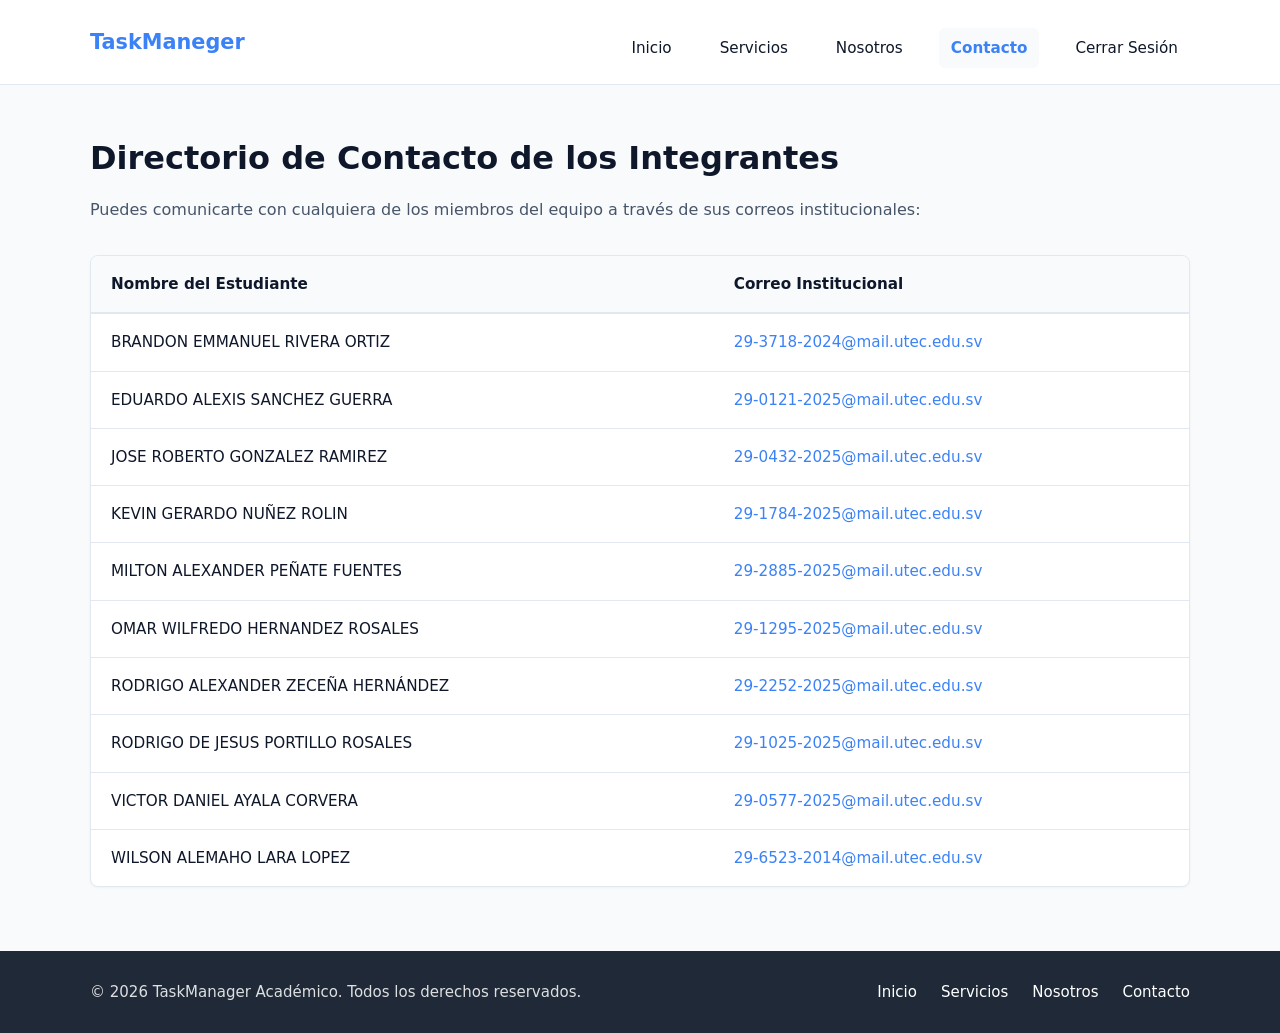
<file: contacto.html>
<!doctype html>
<html lang="es">
  <head>
    <meta charset="UTF-8" />
    <meta name="viewport" content="width=device-width, initial-scale=1.0" />
    <title>Contacto - Tasks Web UTEC</title>
    <link rel="stylesheet" href="css/estilo.css" />
    <link rel="stylesheet" href="css/contacto.css" />
    <link rel="icon" type="image/svg+xml" href="favicon.svg">
  </head>
  <body>
    <header class="header-sitio">
      <div class="contenedor contenedor-header">
        <a href="index.html" class="logo">TaskManeger</a>
        <nav class="navegacion">
          <a href="index.html">Inicio</a>
          <a href="servicios.html">Servicios</a>
          <a href="nosotros.html">Nosotros</a>
          <a href="contacto.html" class="activo">Contacto</a>
          <a href="logout.php">Cerrar Sesión</a>
        </nav>
      </div>
    </header>

    <main class="contenedor seccion-contacto">
      <h1>Directorio de Contacto de los Integrantes</h1>
      <p class="descripcion-contacto">
        Puedes comunicarte con cualquiera de los miembros del equipo a través de
        sus correos institucionales:
      </p>

      <div class="tabla-contenedor">
        <table class="tabla-directorio">
          <thead>
            <tr>
              <th>Nombre del Estudiante</th>
              <th>Correo Institucional</th>
            </tr>
          </thead>
          <tbody>
            <tr>
              <td>BRANDON EMMANUEL RIVERA ORTIZ</td>
              <td>
                <a href="mailto:29-3718-2024@mail.utec.edu.sv"
                  >29-3718-2024@mail.utec.edu.sv</a
                >
              </td>
            </tr>
            <tr>
              <td>EDUARDO ALEXIS SANCHEZ GUERRA</td>
              <td>
                <a href="mailto:29-0121-2025@mail.utec.edu.sv"
                  >29-0121-2025@mail.utec.edu.sv</a
                >
              </td>
            </tr>
            <tr>
              <td>JOSE ROBERTO GONZALEZ RAMIREZ</td>
              <td>
                <a href="mailto:29-0432-2025@mail.utec.edu.sv"
                  >29-0432-2025@mail.utec.edu.sv</a
                >
              </td>
            </tr>
            <tr>
              <td>KEVIN GERARDO NUÑEZ ROLIN</td>
              <td>
                <a href="mailto:29-1784-2025@mail.utec.edu.sv"
                  >29-1784-2025@mail.utec.edu.sv</a
                >
              </td>
            </tr>
            <tr>
              <td>MILTON ALEXANDER PEÑATE FUENTES</td>
              <td>
                <a href="mailto:29-2885-2025@mail.utec.edu.sv"
                  >29-2885-2025@mail.utec.edu.sv</a
                >
              </td>
            </tr>
            <tr>
              <td>OMAR WILFREDO HERNANDEZ ROSALES</td>
              <td>
                <a href="mailto:29-1295-2025@mail.utec.edu.sv"
                  >29-1295-2025@mail.utec.edu.sv</a
                >
              </td>
            </tr>
            <tr>
              <td>RODRIGO ALEXANDER ZECEÑA HERNÁNDEZ</td>
              <td>
                <a href="mailto:29-2252-2025@mail.utec.edu.sv"
                  >29-2252-2025@mail.utec.edu.sv</a
                >
              </td>
            </tr>
            <tr>
              <td>RODRIGO DE JESUS PORTILLO ROSALES</td>
              <td>
                <a href="mailto:29-1025-2025@mail.utec.edu.sv"
                  >29-1025-2025@mail.utec.edu.sv</a
                >
              </td>
            </tr>
            <tr>
              <td>VICTOR DANIEL AYALA CORVERA</td>
              <td>
                <a href="mailto:29-0577-2025@mail.utec.edu.sv"
                  >29-0577-2025@mail.utec.edu.sv</a
                >
              </td>
            </tr>
            <tr>
              <td>WILSON ALEMAHO LARA LOPEZ</td>
              <td>
                <a href="mailto:29-6523-2014@mail.utec.edu.sv"
                  >29-6523-2014@mail.utec.edu.sv</a
                >
              </td>
            </tr>
          </tbody>
        </table>
      </div>
    </main>

    <footer class="footer-sitio">
      <div class="contenedor contenedor-footer">
        <p>&copy; 2026 TaskManager Académico. Todos los derechos reservados.</p>
        <ul class="links-footer">
          <li><a href="index.html">Inicio</a></li>
          <li><a href="servicios.html">Servicios</a></li>
          <li><a href="nosotros.html">Nosotros</a></li>
          <li><a href="contacto.html">Contacto</a></li>
        </ul>
      </div>
    </footer>
  </body>
</html>
</file>
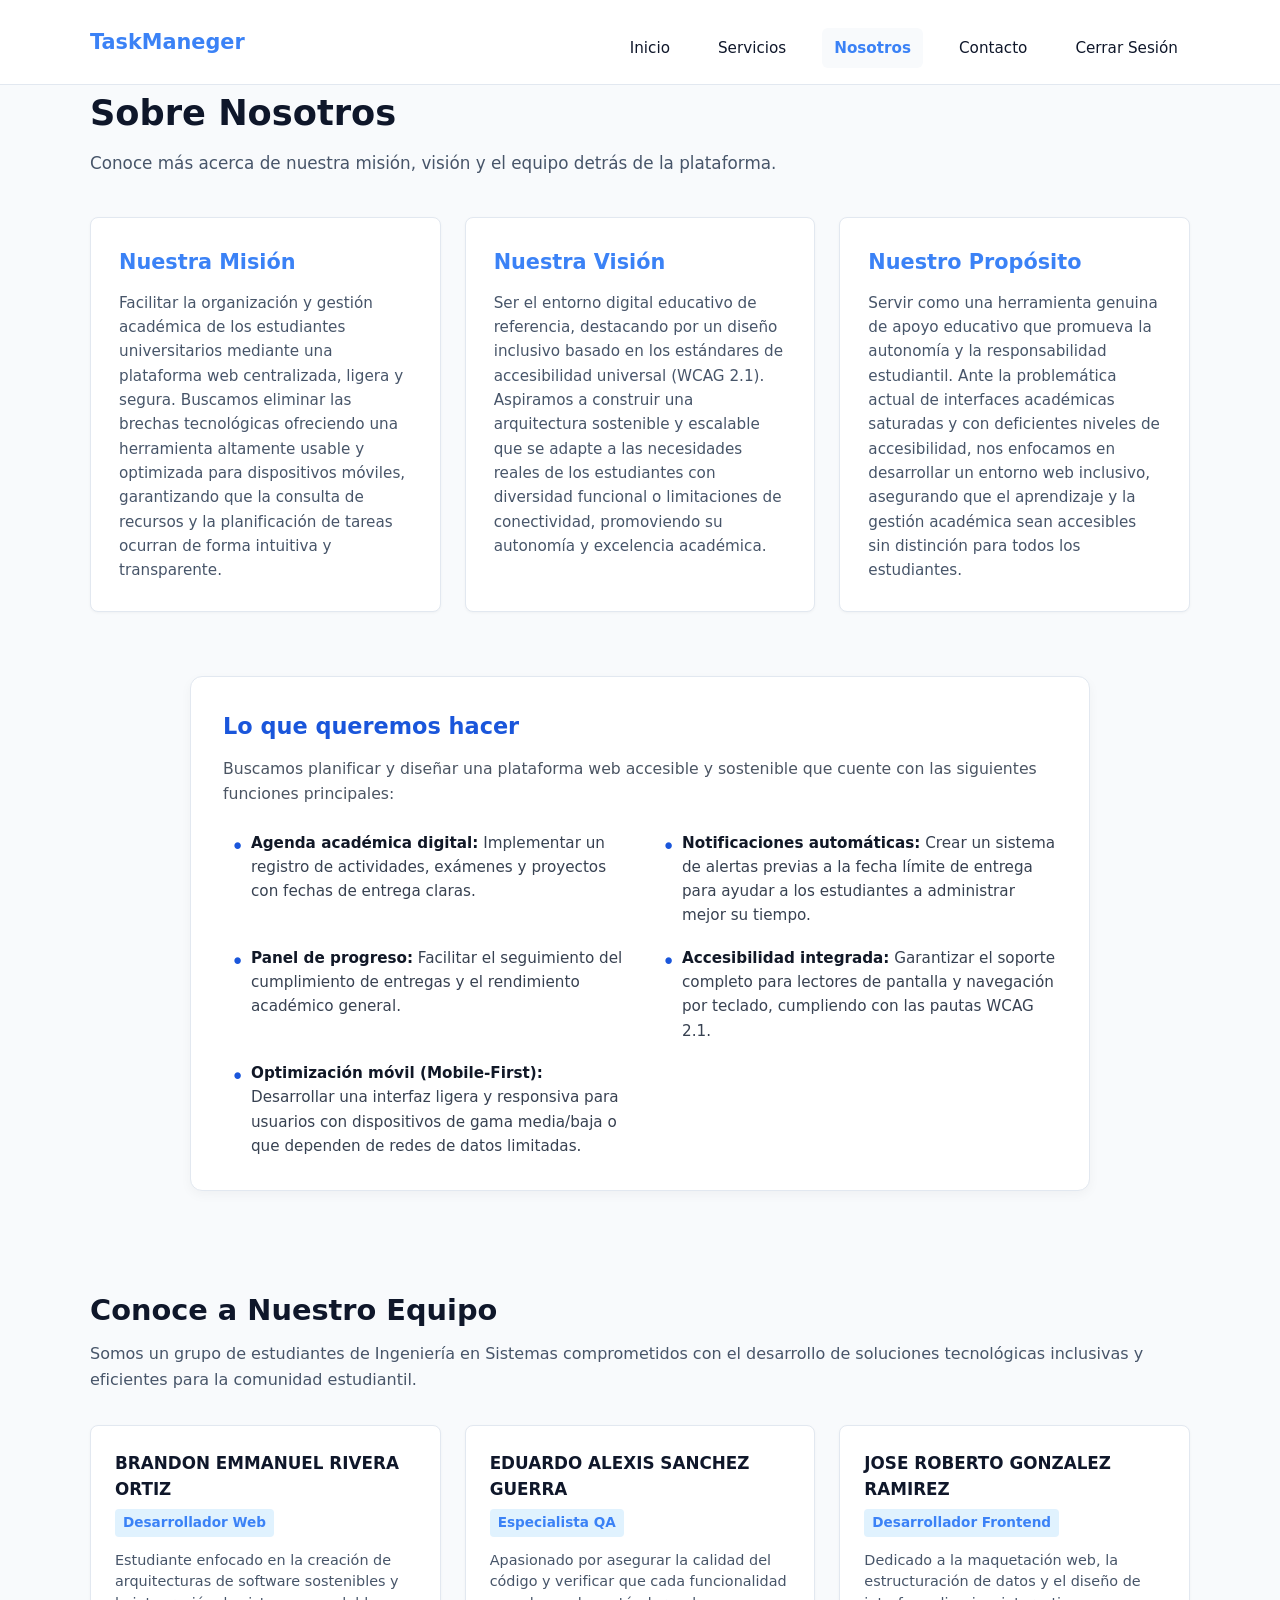
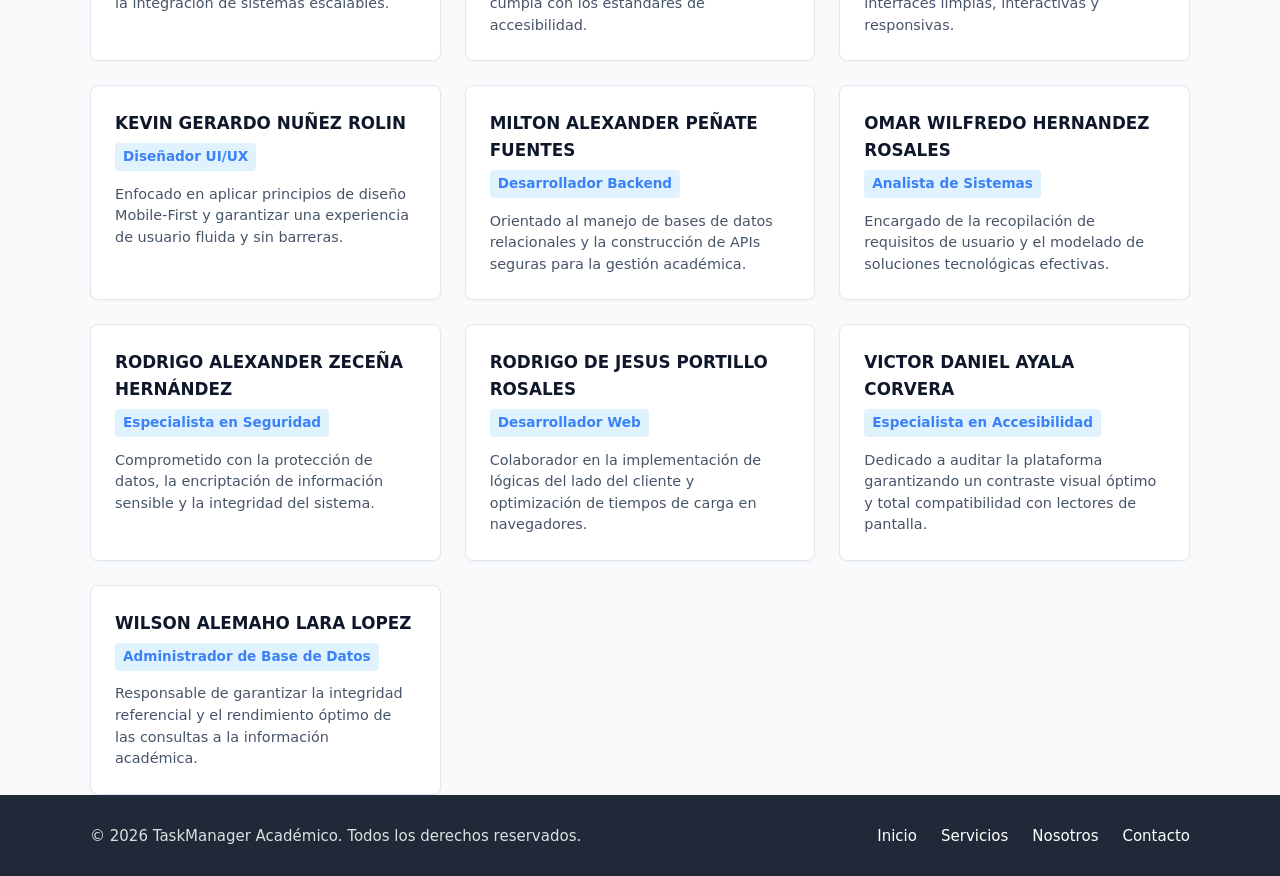
<file: nosotros.html>
<!DOCTYPE html>
<html lang="es">
<head>
  <meta charset="UTF-8">
  <meta name="viewport" content="width=device-width, initial-scale=1.0">
  <title>Nosotros - Tasks Web UTEC</title>
  <link rel="stylesheet" href="css/estilo.css">
  <link rel="stylesheet" href="css/nosotros.css" />
  <link rel="icon" type="image/svg+xml" href="favicon.svg">
</head>
<body>

  <header class="header-sitio">
    <div class="contenedor contenedor-header">
      <a href="index.html" class="logo">TaskManeger</a>
      <nav class="navegacion">
        <a href="index.html">Inicio</a>
        <a href="servicios.html">Servicios</a>
        <a href="nosotros.html" class="activo">Nosotros</a>
        <a href="contacto.html">Contacto</a>
        <a href="logout.php">Cerrar Sesión</a>
      </nav>
    </div>
  </header>

  <main class="contenedor seccion-nosotros">
    <div class="encabezado-pagina">
      <h1>Sobre Nosotros</h1>
      <p class="subtitulo">Conoce más acerca de nuestra misión, visión y el equipo detrás de la plataforma.</p>
    </div>

    <section class="identidad-grid">
      <div class="tarjeta-identidad">
        <h2>Nuestra Misión</h2>
        <p>Facilitar la organización y gestión académica de los estudiantes universitarios mediante una plataforma web centralizada, ligera y segura. Buscamos eliminar las brechas tecnológicas ofreciendo una herramienta altamente usable y optimizada para dispositivos móviles, garantizando que la consulta de recursos y la planificación de tareas ocurran de forma intuitiva y transparente.</p>
      </div>

      <div class="tarjeta-identidad">
        <h2>Nuestra Visión</h2>
        <p>Ser el entorno digital educativo de referencia, destacando por un diseño inclusivo basado en los estándares de accesibilidad universal (WCAG 2.1). Aspiramos a construir una arquitectura sostenible y escalable que se adapte a las necesidades reales de los estudiantes con diversidad funcional o limitaciones de conectividad, promoviendo su autonomía y excelencia académica.</p>
      </div>

      <div class="tarjeta-identidad">
        <h2>Nuestro Propósito</h2>
        <p>Servir como una herramienta genuina de apoyo educativo que promueva la autonomía y la responsabilidad estudiantil. Ante la problemática actual de interfaces académicas saturadas y con deficientes niveles de accesibilidad, nos enfocamos en desarrollar un entorno web inclusivo, asegurando que el aprendizaje y la gestión académica sean accesibles sin distinción para todos los estudiantes.</p>
      </div>

      <article class="objetivos-card">
                <h3>Lo que queremos hacer</h3>
                <p>Buscamos planificar y diseñar una plataforma web accesible y sostenible que cuente con las siguientes funciones principales:</p>
                <ul>
                    <li><strong>Agenda académica digital:</strong> Implementar un registro de actividades, exámenes y proyectos con fechas de entrega claras.</li>
                    <li><strong>Notificaciones automáticas:</strong> Crear un sistema de alertas previas a la fecha límite de entrega para ayudar a los estudiantes a administrar mejor su tiempo.</li>
                    <li><strong>Panel de progreso:</strong> Facilitar el seguimiento del cumplimiento de entregas y el rendimiento académico general.</li>
                    <li><strong>Accesibilidad integrada:</strong> Garantizar el soporte completo para lectores de pantalla y navegación por teclado, cumpliendo con las pautas WCAG 2.1.</li>
                    <li><strong>Optimización móvil (Mobile-First):</strong> Desarrollar una interfaz ligera y responsiva para usuarios con dispositivos de gama media/baja o que dependen de redes de datos limitadas.</li>
                </ul>
            </article>
    </section>

    <section class="seccion-equipo">
      <div class="encabezado-seccion">
        <h2>Conoce a Nuestro Equipo</h2>
        <p>Somos un grupo de estudiantes de Ingeniería en Sistemas comprometidos con el desarrollo de soluciones tecnológicas inclusivas y eficientes para la comunidad estudiantil.</p>
      </div>

      <div class="equipo-grid">
        <article class="tarjeta-miembro">
          <h3>BRANDON EMMANUEL RIVERA ORTIZ</h3>
          <span class="rol">Desarrollador Web</span>
          <p>Estudiante enfocado en la creación de arquitecturas de software sostenibles y la integración de sistemas escalables.</p>
        </article>

        <article class="tarjeta-miembro">
          <h3>EDUARDO ALEXIS SANCHEZ GUERRA</h3>
          <span class="rol">Especialista QA</span>
          <p>Apasionado por asegurar la calidad del código y verificar que cada funcionalidad cumpla con los estándares de accesibilidad.</p>
        </article>

        <article class="tarjeta-miembro">
          <h3>JOSE ROBERTO GONZALEZ RAMIREZ</h3>
          <span class="rol">Desarrollador Frontend</span>
          <p>Dedicado a la maquetación web, la estructuración de datos y el diseño de interfaces limpias, interactivas y responsivas.</p>
        </article>

        <article class="tarjeta-miembro">
          <h3>KEVIN GERARDO NUÑEZ ROLIN</h3>
          <span class="rol">Diseñador UI/UX</span>
          <p>Enfocado en aplicar principios de diseño Mobile-First y garantizar una experiencia de usuario fluida y sin barreras.</p>
        </article>

        <article class="tarjeta-miembro">
          <h3>MILTON ALEXANDER PEÑATE FUENTES</h3>
          <span class="rol">Desarrollador Backend</span>
          <p>Orientado al manejo de bases de datos relacionales y la construcción de APIs seguras para la gestión académica.</p>
        </article>

        <article class="tarjeta-miembro">
          <h3>OMAR WILFREDO HERNANDEZ ROSALES</h3>
          <span class="rol">Analista de Sistemas</span>
          <p>Encargado de la recopilación de requisitos de usuario y el modelado de soluciones tecnológicas efectivas.</p>
        </article>

        <article class="tarjeta-miembro">
          <h3>RODRIGO ALEXANDER ZECEÑA HERNÁNDEZ</h3>
          <span class="rol">Especialista en Seguridad</span>
          <p>Comprometido con la protección de datos, la encriptación de información sensible y la integridad del sistema.</p>
        </article>

        <article class="tarjeta-miembro">
          <h3>RODRIGO DE JESUS PORTILLO ROSALES</h3>
          <span class="rol">Desarrollador Web</span>
          <p>Colaborador en la implementación de lógicas del lado del cliente y optimización de tiempos de carga en navegadores.</p>
        </article>

        <article class="tarjeta-miembro">
          <h3>VICTOR DANIEL AYALA CORVERA</h3>
          <span class="rol">Especialista en Accesibilidad</span>
          <p>Dedicado a auditar la plataforma garantizando un contraste visual óptimo y total compatibilidad con lectores de pantalla.</p>
        </article>

        <article class="tarjeta-miembro">
          <h3>WILSON ALEMAHO LARA LOPEZ</h3>
          <span class="rol">Administrador de Base de Datos</span>
          <p>Responsable de garantizar la integridad referencial y el rendimiento óptimo de las consultas a la información académica.</p>
        </article>
      </div>
    </section>
  </main>

    <footer class="footer-sitio">
        <div class="contenedor contenedor-footer">
            <p>&copy; 2026 TaskManager Académico. Todos los derechos reservados.</p>
            <ul class="links-footer">
              <li><a href="index.html">Inicio</a></li>
                <li><a href="servicios.html">Servicios</a></li>
                <li><a href="nosotros.html">Nosotros</a></li>
                <li><a href="contacto.html">Contacto</a></li>
            </ul>
        </div>
    </footer>

</body>
</html>
</file>
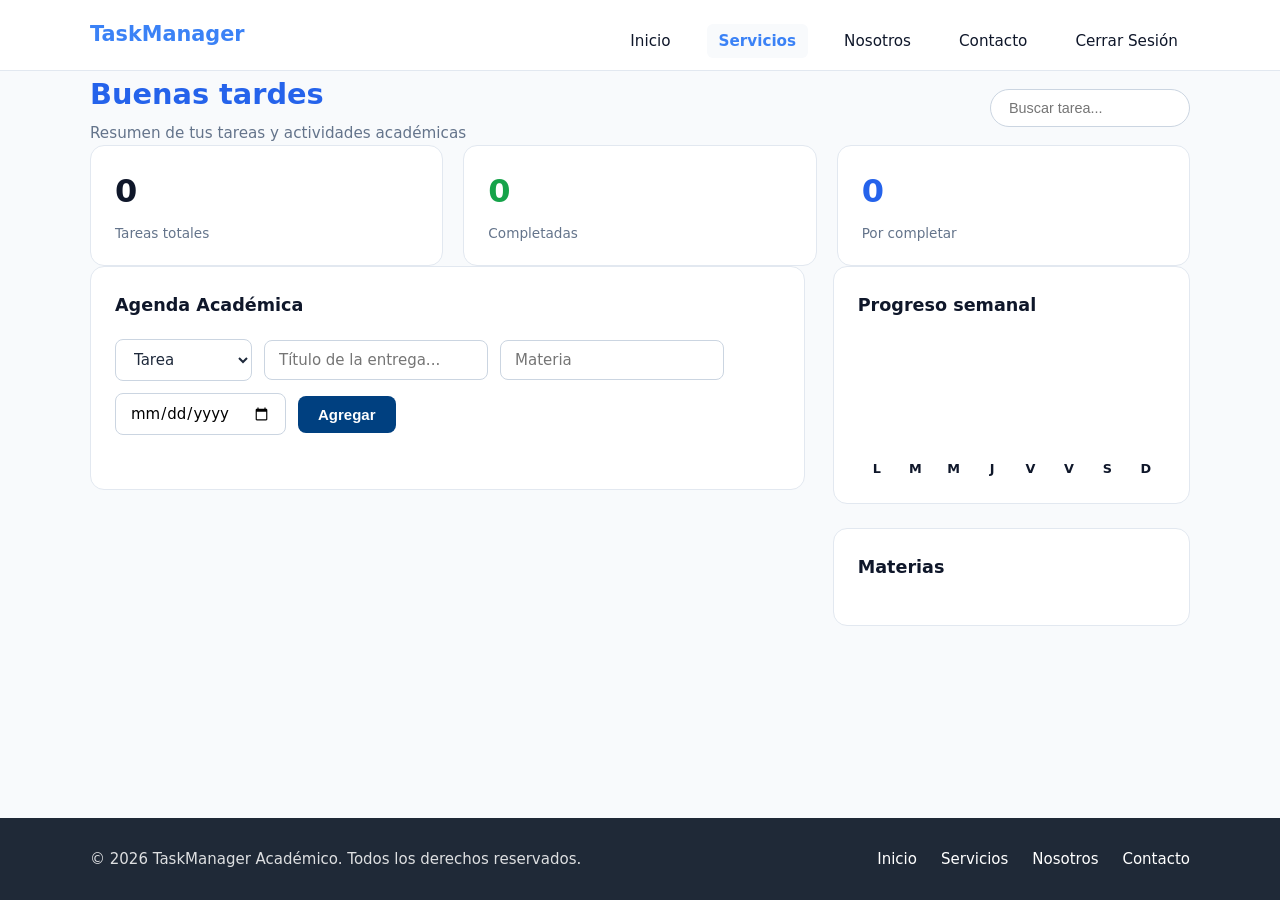
<file: servicios.html>
<!doctype html>
<html lang="es">
  <head>
    <meta charset="UTF-8" />
    <meta name="viewport" content="width=device-width, initial-scale=1.0" />
    <title>Servicios - TaskManager</title>
    <link rel="stylesheet" href="css/estilo.css" />
    <link rel="stylesheet" href="css/servicios.css" />
    <link rel="icon" type="image/svg+xml" href="favicon.svg">
  </head>
  <body>
    <header class="header-sitio">
      <div class="contenedor contenedor-header">
        <a href="index.html" class="logo">TaskManager</a>
        <nav class="navegacion">
          <ul>
            <li><a href="index.html">Inicio</a></li>
            <li><a href="servicios.html" class="activo">Servicios</a></li>
            <li><a href="nosotros.html">Nosotros</a></li>
            <li><a href="contacto.html">Contacto</a></li>
            <li><a href="logout.php">Cerrar Sesión</a></li>
          </ul>
        </nav>
      </div>
    </header>

    <main class="dashboard-contenedor">
      <div class="contenedor">
        
        <header class="dashboard-header">
          <div class="header-titles">
            <h1>Buenas tardes</h1>
            <p>Resumen de tus tareas y actividades académicas</p>
          </div>
          <div class="header-search">
            <input type="text" placeholder="Buscar tarea..." />
          </div>
        </header>

        <section class="metrics-grid">
          <div class="metric-card">
            <span class="metric-num" id="total-tareas">0</span>
            <span class="metric-label">Tareas totales</span>
          </div>
          <div class="metric-card">
            <span class="metric-num text-green" id="tareas-completadas">0</span>
            <span class="metric-label">Completadas</span>
          </div>
          <div class="metric-card">
            <span class="metric-num text-blue" id="tareas-pendientes">0</span>
            <span class="metric-label">Por completar</span>
          </div>
        </section>

        <div class="content-split">
          
        <div class="columna-gestion">
          <section class="card-panel">
            <h3>Agenda Académica</h3>
            
            <ul class="task-list" id="lista-tareas"></ul>

            <div class="add-task">
              <select id="tipo-tarea">
                <option value="Tarea">Tarea</option>
                <option value="Actividad">Actividad</option>
                <option value="Proyecto">Proyecto</option>
                <option value="Laboratorio">Laboratorio</option>
                <option value="Examen">Examen</option>
              </select>
                <input type="text" id="nueva-tarea" placeholder="Título de la entrega..." />
                <input type="text" id="materia-tarea" placeholder="Materia" />
                <input type="date" id="fecha-tarea" />
                <button onclick="agregarTarea()">Agregar</button>
                </div>
              </section>
          </div>

          <aside class="side-widgets">
            <section class="card-panel progress-panel">
              <h3>Progreso semanal</h3>
              <div class="bar-chart">
              <div class="bar-group"><div class="bar" data-dia="1"></div><span>L</span></div>
              <div class="bar-group"><div class="bar" data-dia="2"></div><span>M</span></div>
              <div class="bar-group"><div class="bar" data-dia="3"></div><span>M</span></div>
              <div class="bar-group"><div class="bar" data-dia="4"></div><span>J</span></div>
              <div class="bar-group"><div class="bar" data-dia="5"></div><span>V</span></div>
              <div class="bar-group"><div class="bar" data-dia="5"></div><span>V</span></div>
              <div class="bar-group"><div class="bar" data-dia="6"></div><span>S</span></div>
              <div class="bar-group"><div class="bar" data-dia="7"></div><span>D</span></div>
              </div>
            </section>

            <section class="card-panel subjects-panel">
              <h3>Materias</h3>
              <ul class="subject-list" id="lista-materias-conteo">
              </ul>
            </section>
          </aside>
        </div>
      </div>
    </main>

    <footer class="footer-sitio">
      <div class="contenedor contenedor-footer">
        <p>&copy; 2026 TaskManager Académico. Todos los derechos reservados.</p>
        <ul class="links-footer">
          <li><a href="index.html">Inicio</a></li>
          <li><a href="servicios.html">Servicios</a></li>
          <li><a href="nosotros.html">Nosotros</a></li>
          <li><a href="contacto.html">Contacto</a></li>
        </ul>
      </div>
    </footer>

    <script src="js/servicios.js"></script>
  </body>
</html>
</file>
<file: css/estilo.css>
:root {
  --color-primario: #3b82f6;
  --color-primario-hover: #1d4ed8;
  --color-secundario: #10B981;
  --color-secundario-hover: #099a6a;
  --color-terciario: #1F2937;
  --color-fondo: #f8fafc;
  --color-tarjeta: #ffffff;
  --color-texto: #0f172a;
  --color-texto-secundario: #475569;
  --borde-color: #e2e8f0;
  --fuente: system-ui, -apple-system, BlinkMacSystemFont, 'Segoe UI', Roboto, sans-serif;
}

html, body {
   min-height: 100vh;
    display: flex;
    flex-direction: column;
    margin: 0;
}

body {
    display: flex;
    flex-direction: column;
    min-height: 100vh;
}

* {
  margin: 0;
  padding: 0;
  box-sizing: border-box;
}

body {
  font-family: var(--fuente);
  background-color: var(--color-fondo);
  color: var(--color-texto);
  line-height: 1.6;
}

.contenedor {
  width: 90%;
  max-width: 1100px;
  margin: 0 auto;
}

/**navegacion y header**/

.header-sitio {
  background-color: var(--color-tarjeta);
  border-bottom: 1px solid var(--borde-color);
  padding: 1rem 0;
}

.contenedor-header {
  display: flex;
  justify-content: space-between;
  align-items: center;
}

.logo {
  font-size: 1.3rem;
  font-weight: 700;
  color: var(--color-primario);
  text-decoration: none;
}

.navegacion ul {
  display: flex;
  list-style: none;
  gap: 1.5rem;
  align-items: center;
}

.navegacion {
  display: flex;
  gap: 1.5rem;
  align-items: center;
}

.navegacion a {
  text-decoration: none;
  color: var(--color-texto);
  font-weight: 500;
  font-size: 0.95rem;
  padding: 0.5rem 0.75rem;
  border-radius: 6px;
  transition: color 0.2s ease, background-color 0.2s ease;
}

.navegacion a:hover,
.navegacion a:focus-visible {
  color: var(--color-primario);
  background-color: var(--color-fondo);
}

.navegacion a.activo,
.navegacion a.activo:hover,
.navegacion a.activo:focus-visible {
  color: var(--color-primario);
  background-color: var(--color-fondo);
  font-weight: 600;
}

@media (max-width: 640px) {
  .contenedor-header {
    flex-direction: column;
    gap: 0.75rem;
    padding: 0.5rem 0;
  }
 
  .navegacion ul {
    flex-wrap: wrap;
    justify-content: center;
    gap: 0.5rem 1rem;
  }
 
  .navegacion a {
    padding: 0.4rem 0.6rem;
    font-size: 0.9rem;
  }
}

.encabezado-pagina {
  margin-bottom: 2.5rem;
}

.encabezado-pagina h1 {
  font-size: 2.2rem;
  color: var(--color-texto);
  margin-bottom: 0.5rem;
}

.encabezado-pagina .subtitulo {
  color: var(--color-texto-secundario);
  font-size: 1.05rem;
}

header nav, .nav-links {
    display: flex;
    justify-content: center;
    gap: 15px;
    margin-top: 12px;
}

header nav a, .nav-links a {
    color: #ffffff;
    text-decoration: none;
    font-weight: bold;
    font-size: 15px;
    padding: 6px 14px;
    border-radius: 6px;
    transition: background-color 0.2s ease, box-shadow 0.2s ease;
}

header nav a:hover, .nav-links a:hover {
    background-color: rgba(255, 255, 255, 0.18);
    box-shadow: 0 2px 8px rgba(0, 0, 0, 0.2);
}

/*footer*/


/* Footer global */

.footer-sitio {
  width: 100%;
  margin-top: auto;
  flex-shrink: 0;
  background-color: var(--color-terciario);
  color: #ffffff;
  padding: 28px 0;
}

.contenedor-footer {
  display: flex;
  flex-direction: column;
  align-items: center;
  gap: 14px;
  text-align: center;
}

.footer-sitio p {
  font-size: 15px;
  color: rgba(255, 255, 255, 0.85);
  margin: 0;
}

.links-footer {
  display: flex;
  gap: 24px;
  list-style: none;
  flex-wrap: wrap;
  justify-content: center;
  padding: 0;
  margin: 0;
}

.links-footer a {
  color: #ffffff;
  text-decoration: none;
  font-size: 15px;
  transition: color 0.15s ease;
}

.links-footer a:hover,
.links-footer a:focus-visible {
  color: #93c5fd;
  text-decoration: underline;
}

@media (min-width: 640px) {
  .contenedor-footer {
    flex-direction: row;
    flex-wrap: wrap;
    justify-content: space-between;
    text-align: left;
  }
}
/* Fecha y hora dentro del footer */
.fecha-hora-footer {
  width: 100%;
  flex-basis: 100%;
  text-align: center;
  color: rgba(255, 255, 255, 0.85);
  font-size: 0.9rem;
  padding-top: 12px;
  border-top: 1px solid rgba(255, 255, 255, 0.2);
  margin-top: 12px;
}
</file>
<file: css/contacto.css>
.seccion-contacto {
  padding: 3rem 0 4rem 0;
}

.seccion-contacto h1 {
  font-size: 2rem;
  color: var(--color-texto);
  margin-bottom: 0.8rem;
}

.descripcion-contacto {
  color: var(--color-texto-secundario);
  margin-bottom: 2rem;
  font-size: 1rem;
}

.tabla-contenedor {
  width: 100%;
  overflow-x: auto;
  background-color: var(--color-tarjeta);
  border: 1px solid var(--borde-color);
  border-radius: 8px;
  box-shadow: 0 1px 3px rgba(0, 0, 0, 0.04);
}

.tabla-directorio {
  width: 100%;
  border-collapse: collapse;
  text-align: left;
  font-size: 0.95rem;
}

.tabla-directorio th {
  background-color: #f8fafc;
  color: var(--color-texto);
  font-weight: 700;
  padding: 1rem 1.25rem;
  border-bottom: 2px solid var(--borde-color);
}

.tabla-directorio td {
  padding: 1rem 1.25rem;
  border-bottom: 1px solid var(--borde-color);
  color: var(--color-texto);
}

.tabla-directorio tr:last-child td {
  border-bottom: none;
}

.tabla-directorio tbody tr:hover {
  background-color: #f1f5f9;
}

.tabla-directorio a {
  color: var(--color-primario);
  text-decoration: none;
  font-weight: 500;
}

.tabla-directorio a:hover {
  text-decoration: underline;
}

.seccion-nosotros {
  padding: 3rem 0 4rem 0;
}
</file>
<file: css/nosotros.css>
/*Objetivos*/
.objetivos-card {
    background-color: #ffffff;
    border: 1px solid #e2e8f0;
    border-radius: 12px;
    padding: 32px;
    margin: 40px auto;
    max-width: 900px;
    box-shadow: 0 4px 12px rgba(0, 0, 0, 0.04);
    grid-column: 1 / -1; 
    width: 100%;
    box-sizing: border-box;
}

.objetivos-card h3 {
    color: #1a56db;
    font-size: 1.4rem;
    font-weight: 700;
    margin-bottom: 12px;
}

.objetivos-card p {
    color: #4b5563;
    font-size: 0.98rem;
    line-height: 1.6;
    margin-bottom: 24px;
}

.objetivos-card ul {
    list-style: none;
    padding: 0;
    margin: 0;
    display: flex;
    flex-direction: column;
    gap: 14px;
    list-style: none;
    padding: 0;
    margin: 20px 0 0 0;
    display: grid;
    grid-template-columns: repeat(auto-fit, minmax(280px, 1fr));
    gap: 18px 28px;
}

.objetivos-card li {
    position: relative;
    padding-left: 28px;
    color: #374151;
    font-size: 0.95rem;
    line-height: 1.6;
}

.objetivos-card li::before {
    content: "•";
    position: absolute;
    left: 8px;
    top: -2px;
    color: #1a56db;
    font-size: 1.4rem;
}

.objetivos-card li strong {
    color: #111827;
    font-weight: 600;
}

/*mision y vision*/
.identidad-grid {
  display: grid;
  grid-template-columns: repeat(auto-fit, minmax(280px, 1fr));
  gap: 1.5rem;
  margin-bottom: 3.5rem;
  width: 100%;
}

.tarjeta-identidad {
  background-color: var(--color-tarjeta);
  border: 1px solid var(--borde-color);
  border-radius: 8px;
  padding: 1.75rem;
  box-shadow: 0 1px 3px rgba(0, 0, 0, 0.04);
}

.tarjeta-identidad h2 {
  font-size: 1.3rem;
  color: var(--color-primario);
  margin-bottom: 0.75rem;
}

.tarjeta-identidad p {
  color: var(--color-texto-secundario);
  font-size: 0.95rem;
  line-height: 1.6;
}

/*equipo*/
.seccion-equipo {
  margin-top: 2rem;
}

.encabezado-seccion {
  margin-bottom: 2rem;
}

.encabezado-seccion h2 {
  font-size: 1.8rem;
  color: var(--color-texto);
  margin-bottom: 0.5rem;
}

.encabezado-seccion p {
  color: var(--color-texto-secundario);
  font-size: 1rem;
}

.equipo-grid {
  display: grid;
  grid-template-columns: repeat(auto-fill, minmax(260px, 1fr));
  gap: 1.5rem;
}

.tarjeta-miembro {
  background-color: var(--color-tarjeta);
  border: 1px solid var(--borde-color);
  border-radius: 8px;
  padding: 1.5rem;
  box-shadow: 0 1px 3px rgba(0, 0, 0, 0.04);
  transition: transform 0.2s ease, box-shadow 0.2s ease;
}

.tarjeta-miembro:hover {
  transform: translateY(-3px);
  box-shadow: 0 4px 12px rgba(0, 0, 0, 0.08);
}

.tarjeta-miembro h3 {
  font-size: 1.05rem;
  color: var(--color-texto);
  margin-bottom: 0.35rem;
}

.tarjeta-miembro .rol {
  display: inline-block;
  font-size: 0.85rem;
  font-weight: 600;
  color: var(--color-primario);
  margin-bottom: 0.8rem;
  background-color: #e0f2fe;
  padding: 0.2rem 0.5rem;
  border-radius: 4px;
}

.tarjeta-miembro p {
  font-size: 0.9rem;
  color: var(--color-texto-secundario);
  line-height: 1.5;
}
</file>
<file: css/servicios.css>
h1 {
  margin: 0;
}
h2 {
  color: #004080;
  margin-top: 30px;
}
.task-list {
  list-style: none;
  padding: 0;
}
.task-item {
  display: flex;
  align-items: center;
  gap: 14px;
  padding: 12px 18px;
  background-color: #ffffff;
  border: 1.5px solid #e2e8f0;
  border-radius: 12px;
  margin-bottom: 12px;
}

.task-item:hover {
  box-shadow: 0 4px 12px rgba(0, 0, 0, 0.06);
}

.task-item input[type="checkbox"] {
  width: 20px;
  height: 20px;
  cursor: pointer;
  accent-color: #004080;
}

.task-item label {
  flex: 1;
  margin: 0;
  font-size: 0.95rem;
  font-weight: 500;
  color: #1e293b;
  cursor: pointer;
  word-break: break-word;
}

.task-item .badge-tipo,
.task-item .tag,
.task-item .fecha,
.task-item .btn-eliminar {
  flex-shrink: 0;
  white-space: nowrap;
}

.tag {
  background-color: #e0f2fe;
  color: #0369a1;
  font-size: 0.85rem;
  font-weight: 600;
  padding: 5px 12px;
  border-radius: 20px;
  margin: 0;
}
.fecha {
  font-size: 0.9rem;
  font-weight: 500;
  color: #64748b;
  margin: 0;
}
.add-task {
  display: flex;
  gap: 12px;
  align-items: center;
  margin-top: 20px;
  margin-bottom: 30px;
  flex-wrap: wrap;
}
.add-task input {
  font-size: 15px;
  padding: 10px 14px;
  border: 1.5px solid #cbd5e1;
  border-radius: 8px;
  outline: none;
  font-family: inherit;
  box-sizing: border-box;
}

.add-task input:focus {
  border-color: #004080;
}

.add-task button {
  font-size: 15px;
  font-weight: 600;
  padding: 10px 20px;
  background-color: #004080;
  color: #ffffff;
  border: none;
  border-radius: 8px;
  cursor: pointer;
  transition: background-color 0.2s;
  white-space: nowrap;
}

.add-task button:hover {
  background-color: #002d5a;
}

.btn-eliminar {
  margin-left: auto;
  background-color: #fee2e2;
  color: #ef4444;
  border: none;
  width: 32px;
  height: 32px;
  border-radius: 8px;
  font-size: 16px;
  font-weight: bold;
  display: flex;
  align-items: center;
  justify-content: center;
  cursor: pointer;
  transition: background-color 0.2s, color 0.2s;
}

.btn-eliminar:hover {
  background-color: #ef4444;
  color: #ffffff;
}

.dashboard-layout {
  display: flex;
  min-height: 100vh;
  background-color: #f8fafc;
  font-family: system-ui, -apple-system, sans-serif;
}

.nav-item {
  color: #94a3b8;
  text-decoration: none;
  padding: 12px 16px;
  border-radius: 10px;
  font-weight: 500;
  transition: all 0.2s ease;
}

.nav-item:hover {
  color: #ffffff;
  background-color: rgba(255, 255, 255, 0.05);
}

.nav-item.active {
  background-color: #2563eb;
  color: #ffffff;
}

.dashboard-main {
  flex: 1;
  padding: 36px 48px;
  display: flex;
  flex-direction: column;
  gap: 28px;
}

/*Encabezado y buscador*/
.dashboard-header {
  display: flex;
  justify-content: space-between;
  align-items: center;
}

.header-titles h1 {
  font-size: 1.8rem;
  color: #2563eb;
  margin: 0 0 4px 0;
}

.header-titles p {
  color: #64748b;
  margin: 0;
  font-size: 0.95rem;
}

.header-search input {
  padding: 10px 18px;
  border: 1px solid #cbd5e1;
  border-radius: 20px;
  outline: none;
  width: 200px;
  font-size: 0.9rem;
}

/*Tarjetas métricas superiores*/
.metrics-grid {
  display: grid;
  grid-template-columns: repeat(3, 1fr);
  gap: 20px;
}

.metric-card {
  background: #ffffff;
  border: 1px solid #e2e8f0;
  border-radius: 14px;
  padding: 20px 24px;
  display: flex;
  flex-direction: column;
  gap: 6px;
}

.metric-num {
  font-size: 2rem;
  font-weight: 700;
  color: #0f172a;
}

.metric-num.text-green { color: #16a34a; }
.metric-num.text-blue { color: #2563eb; }

.metric-label {
  color: #64748b;
  font-size: 0.85rem;
}

/*Cuadrícula inferior*/
.content-split {
  display: grid;
  grid-template-columns: 1.4fr 1fr;
  gap: 24px;
}

.card-panel {
  background: #ffffff;
  border: 1px solid #e2e8f0;
  border-radius: 14px;
  padding: 24px;
}

.card-panel h3 {
  margin: 0 0 20px 0;
  font-size: 1.1rem;
  color: #0f172a;
}

.side-widgets {
  display: flex;
  flex-direction: column;
  gap: 24px;
}

/*Gráfico de barras semanal*/
.bar-chart {
  display: flex;
  justify-content: space-around;
  align-items: flex-end;
  height: 140px;
  padding-top: 10px;
}

.bar-group {
  display: flex;
  flex-direction: column;
  align-items: center;
  gap: 8px;
  height: 100%;
  justify-content: flex-end;
}

.bar {
  width: 18px;
  height: 0%;
  background-color: #3b82f6;
  border-radius: 6px;
  transition: height 0.4s ease-in-out;
}

.bar-group span {
  font-size: 0.8rem;
  font-weight: 600;
  color: #0f172a;
}

/*Lista de materias*/
.subject-list {
  list-style: none;
  padding: 0;
  margin: 0;
  display: flex;
  flex-direction: column;
  gap: 14px;
}

.subject-list li {
  display: flex;
  justify-content: space-between;
  font-size: 0.9rem;
  color: #334155;
}

.subject-name {
  display: flex;
  align-items: center;
  gap: 10px;
  font-weight: 600;
}

.dot {
  width: 8px;
  height: 8px;
  border-radius: 50%;
}

.dot-blue { background-color: #2563eb; }
.dot-amber { background-color: #f59e0b; }
.dot-green { background-color: #10b981; }
.dot-red { background-color: #ef4444; }
.dot-purple { background-color: #8b5cf6; }
.dot-cyan { background-color: #06b6d4; }
.dot-orange { background-color: #f97316; }
.dot-pink { background-color: #ec4899; }

.subject-count {
  color: #64748b;
}

.add-task select {
  font-size: 15px;
  padding: 10px 14px;
  border: 1.5px solid #cbd5e1;
  border-radius: 8px;
  outline: none;
  background-color: #ffffff;
  color: #1e293b;
  font-family: inherit;
  cursor: pointer;
}

.badge-tipo {
  font-size: 0.75rem;
  font-weight: 700;
  padding: 4px 10px;
  border-radius: 12px;
  text-transform: uppercase;
}

.tipo-actividad {
  background-color: #e0f2fe;
  color: #0369a1;
}

.tipo-examen {
  background-color: #ffe4e6;
  color: #be123c;
}

.tipo-proyecto {
  background-color: #fef3c7;
  color: #b45309;
}

.tipo-laboratorio {
  background-color: #dcfce7;
  color: #15803d;
}

.tipo-tarea {
  background-color: #ede9fe;
  color: #6d28d9;
}

.content-split {
  display: grid;
  grid-template-columns: 2fr 1fr;
  gap: 28px;
  align-items: start;
}

.tag-blue { background-color: #dbeafe; color: #1d4ed8; }
.tag-amber { background-color: #fef3c7; color: #b45309; }
.tag-green { background-color: #dcfce7; color: #15803d; }
.tag-red { background-color: #fee2e2; color: #b91c1c; }
.tag-purple { background-color: #ede9fe; color: #6d28d9; }
.tag-cyan { background-color: #cffafe; color: #0e7490; }
.tag-orange { background-color: #ffedd5; color: #c2410c; }
.tag-pink { background-color: #fce7f3; color: #be185d; }
</file>
